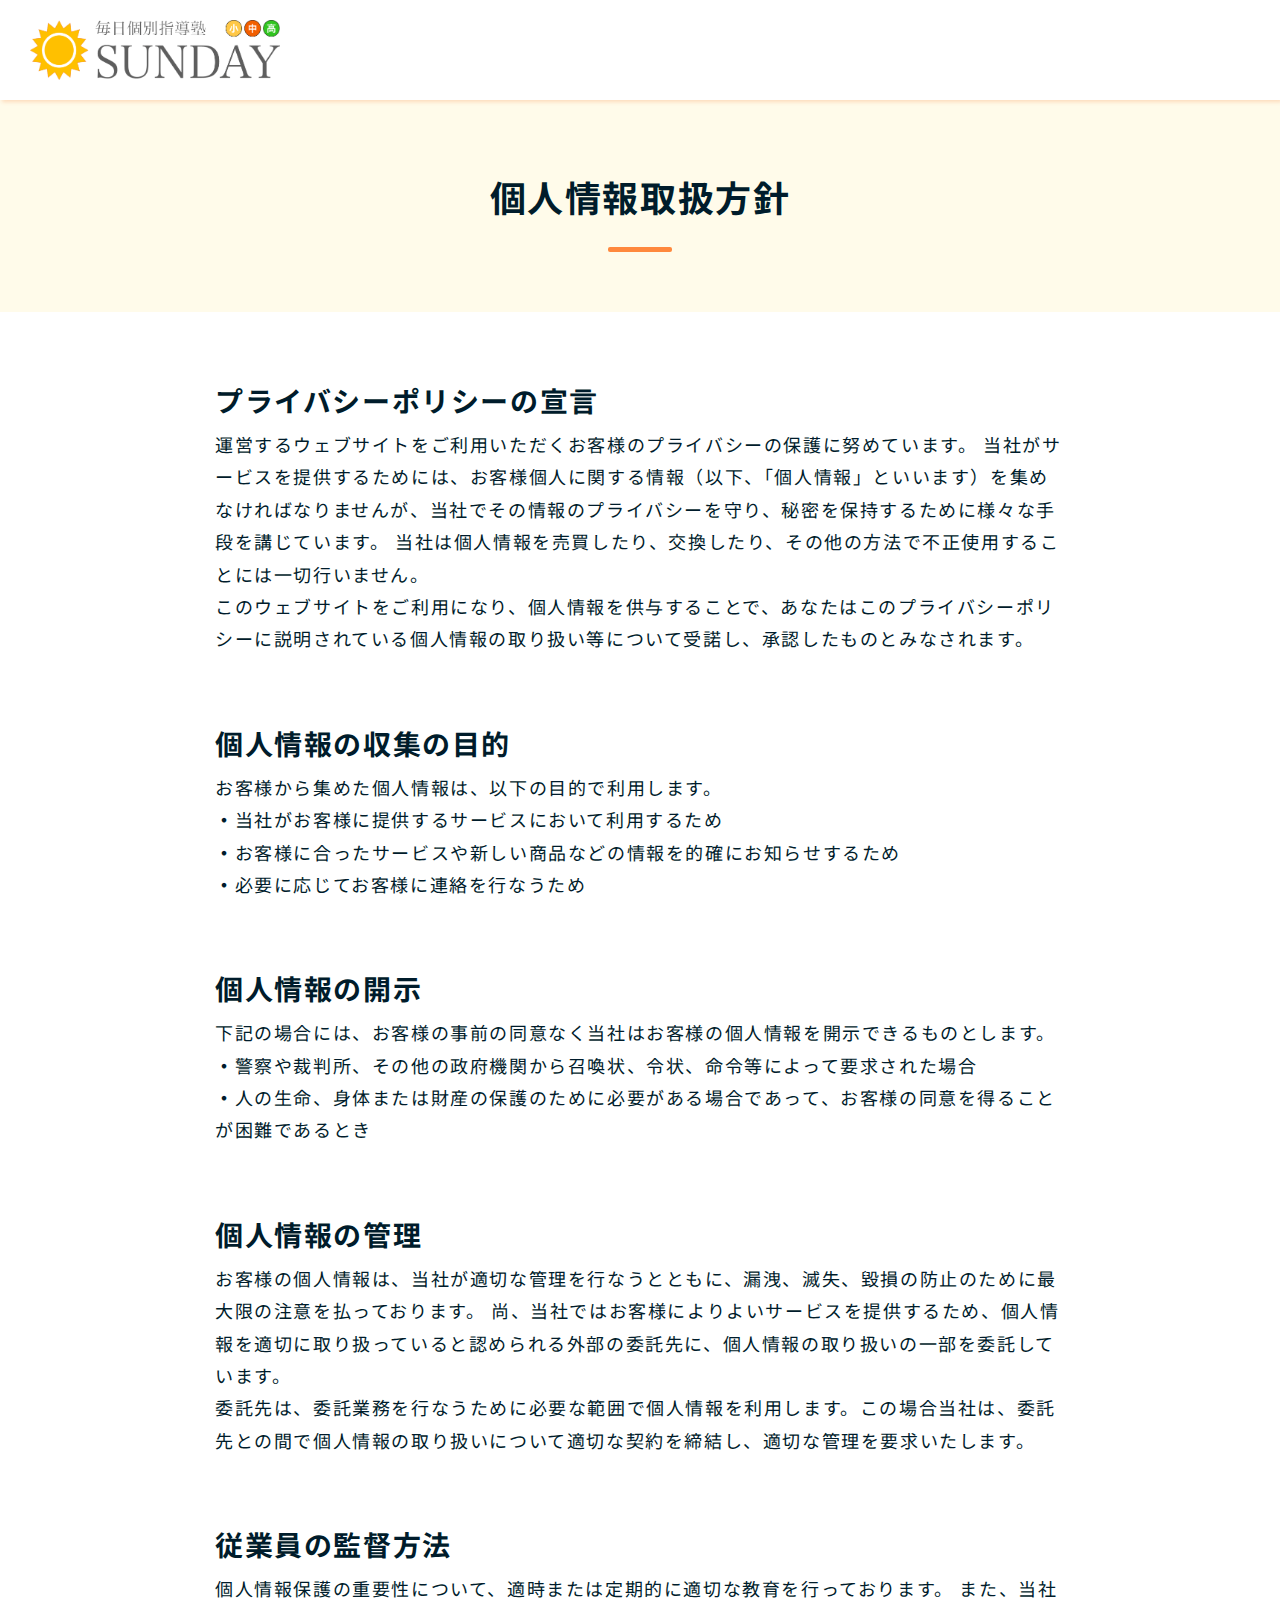
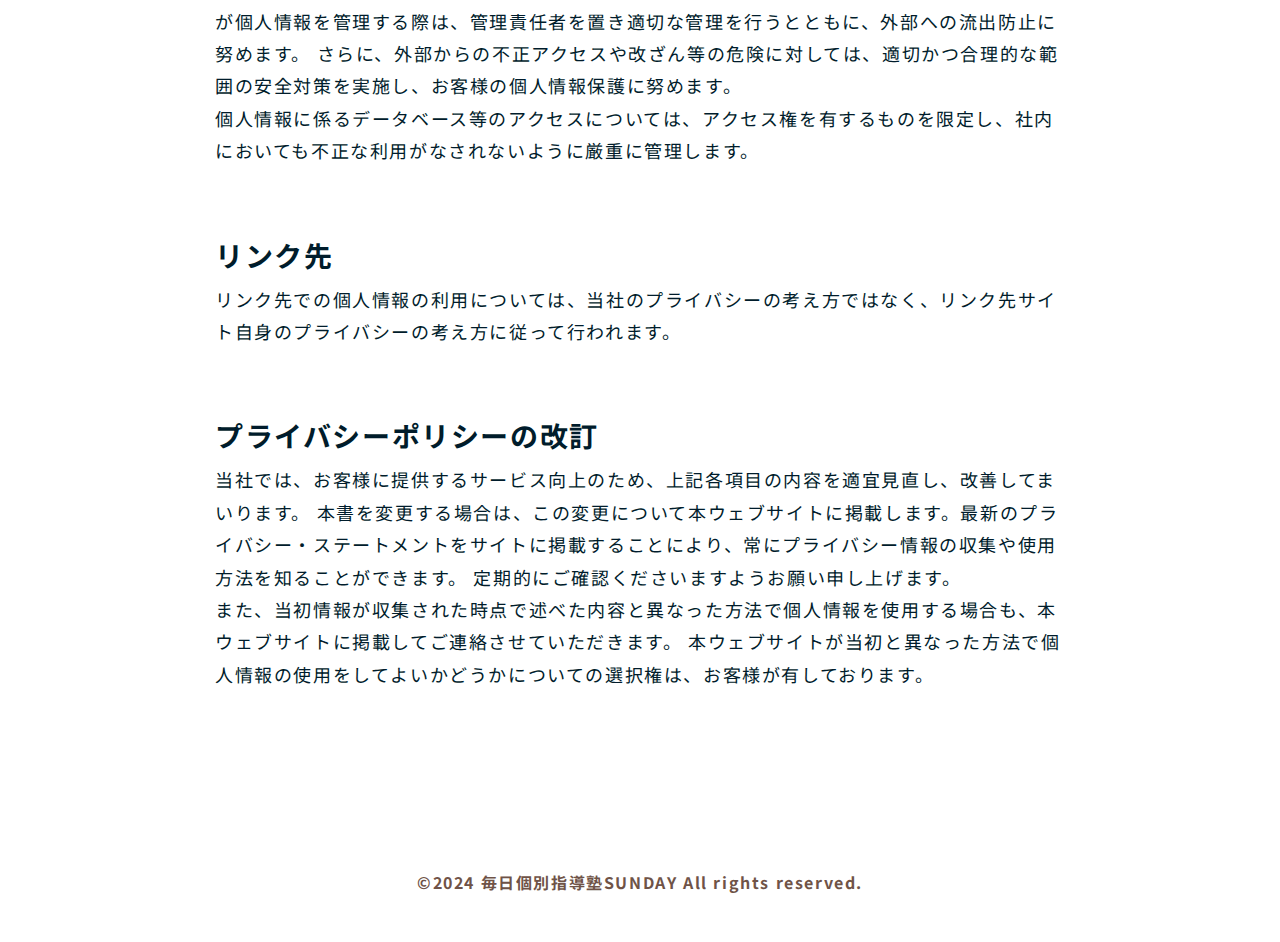
<file: policy.html>
<!DOCTYPE html>
<html lang="ja">
  <head>
    <meta charset="utf-8" />
    <meta name="viewport" content="width=device-width,initial-scale=1" />
    <title>毎日個別指導SUNDAY | 通い放題&低料金の個別指導塾</title>
    <meta
      name="description"
      content="SUNDAYでは、生徒のモチベーションを維持することを第一に、学習レベルに合わせて中学・高校・大学受験からテスト対策・復習まで完全サポート！。"/>
    <meta name="format-detection" content="telephone=no" />

    <!-- google fonts -->
    <link rel="preconnect" href="https://fonts.googleapis.com" />
    <link rel="preconnect" href="https://fonts.gstatic.com" crossorigin />
    <link
      href="https://fonts.googleapis.com/css2?family=Noto+Sans+JP:wght@400;700&display=swap"
      rel="stylesheet"/>
    
    <!-- css -->
    <link rel="stylesheet" href="./reset.css"/>
    <link rel="stylesheet" href="./style.css"/>
    
    <!-- CDN読み込み -->
    <script src="https://cdnjs.cloudflare.com/ajax/libs/gsap/3.10.4/gsap.min.js" defer></script>
    <script src="./main.js" defer></script>

<!-- favicon -->
  <link rel="apple-touch-icon" sizes="180x180" href="./apple-touch-icon.ico">
  <link rel="icon" type="image/png" sizes="32x32" href="./favicon-3232.ico">
  <link rel="icon" type="image/png" sizes="16x16" href="./favicon-1616.ico">
  <link rel="manifest" href="./favicon_io/site.webmanifest">

  <!-- swiper -->
  <link
  rel="stylesheet"
  href="https://cdn.jsdelivr.net/npm/swiper@11/swiper-bundle.min.css"
/>
<script src="https://cdn.jsdelivr.net/npm/swiper@11/swiper-bundle.min.js"></script>

<!--     ogp       -->
    <meta property="og:site_name" content="毎日個別指導SUNDAY | 通い放題&低料金の個別指導塾" />
    <meta property="og:url" content="https://sxuxki.github.io/sunday.lpver1.0.io/index.html" />
    <meta property="og:type" content="website" />
    <meta property="og:title" content="毎日個別指導SUNDAY | 通い放題&低料金の個別指導塾" />
    <meta property="og:description" content="SUNDAYでは、生徒のモチベーションを維持することを第一に、学習レベルに合わせて中学・高校・大学受験からテスト対策・復習まで完全サポート！" />
    <meta property="og:image" content="./kv.png" />
</head>
  
<!-- header -->
<header class="l_header">
  <div class="l_header__inner">
  <h1 class="l_header-logo">
    <a href="index.html">
      <img src="./logo_main01.png" alt="メインロゴ"></a>
  </h1>
  <!-- <a href="" class="dr_btn"><img src="./img/dr_btn.png" alt="資料請求"></a>
  <nav class="l_header-nav nav__font" id="js-nav">
    <ul class="l_header-nav_list">
      <li class="l_header-nav_item">
        <a href="" class="l_header-nav_link">トップ</a></li>
      <li class="l_header-nav_item">
        <a href="">こんなお悩みはありませんか</a></li>
      <li class="l_header-nav_item">
        <a href="">SUNDAYの指導は...</a></li>
      <li class="l_header-nav_item">
        <a href="">SUNDAYの5つのポイント</a></li>
      <li class="l_header-nav_item">
        <a href="">初めての方へ</a></li>
      <li class="l_header-nav_item">
        <a href="#flow">体験の流れ</a></li>
      <li class="l_header-nav_item">
        <a href="">お客様の声</a></li>
      <li class="l_header-nav_item">
        <a href="">教室一覧</a></li>
      <li class="l_header-nav_item">
        <a href="">よくあるご質問</a></li>
    </ul>
  </nav>
  <button class="m_hamburger hamburger" id="js-hamburger">
    <span class="m_hamburger-bar"></span>
    <span class="m_hamburger-bar"></span>
    <span class="m_hamburger-bar"></span>
</button> -->
</div>
</header>

<secton class="policy">
    <h1 class="policy-ttl">個人情報取扱方針</h1>
    <div class="policy-inner">
    <div class="policy-container">
      <h2 class="policy-sub_ttl">プライバシーポリシーの宣言</h2>
      <p class="policy-txt">運営するウェブサイトをご利用いただくお客様のプライバシーの保護に努めています。
        当社がサービスを提供するためには、お客様個人に関する情報（以下、「個人情報」といいます）を集めなければなりませんが、当社でその情報のプライバシーを守り、秘密を保持するために様々な手段を講じています。
        当社は個人情報を売買したり、交換したり、その他の方法で不正使用することには一切行いません。<br>
        このウェブサイトをご利用になり、個人情報を供与することで、あなたはこのプライバシーポリシーに説明されている個人情報の取り扱い等について受諾し、承認したものとみなされます。</p>
    </div>
    <div class="policy-container">
      <h2 class="policy-sub_ttl">個人情報の収集の目的</h2>
      <p class="policy-txt">お客様から集めた個人情報は、以下の目的で利用します。<br>
        <span class="dot-bold">・</span>当社がお客様に提供するサービスにおいて利用するため<br>
        <span class="dot-bold">・</span>お客様に合ったサービスや新しい商品などの情報を的確にお知らせするため<br>
        <span class="dot-bold">・</span>必要に応じてお客様に連絡を行なうため
      </p>
    </div>
    <div class="policy-container">
      <h2 class="policy-sub_ttl">個人情報の開示</h2>
      <p class="policy-txt">下記の場合には、お客様の事前の同意なく当社はお客様の個人情報を開示できるものとします。<br>
        <span class="dot-bold">・</span>警察や裁判所、その他の政府機関から召喚状、令状、命令等によって要求された場合<br>
        <span class="dot-bold">・</span>人の生命、身体または財産の保護のために必要がある場合であって、お客様の同意を得ることが困難であるとき
      </p>
    </div>
    <div class="policy-container">
      <h2 class="policy-sub_ttl">個人情報の管理</h2>
      <p class="policy-txt">お客様の個人情報は、当社が適切な管理を行なうとともに、漏洩、滅失、毀損の防止のために最大限の注意を払っております。
        尚、当社ではお客様によりよいサービスを提供するため、個人情報を適切に取り扱っていると認められる外部の委託先に、個人情報の取り扱いの一部を委託しています。<br>
        委託先は、委託業務を行なうために必要な範囲で個人情報を利用します。この場合当社は、委託先との間で個人情報の取り扱いについて適切な契約を締結し、適切な管理を要求いたします。</p>
    </div>
    <div class="policy-container">
      <h2 class="policy-sub_ttl">従業員の監督方法</h2>
      <p class="policy-txt">個人情報保護の重要性について、適時または定期的に適切な教育を行っております。
        また、当社が個人情報を管理する際は、管理責任者を置き適切な管理を行うとともに、外部への流出防止に努めます。
        さらに、外部からの不正アクセスや改ざん等の危険に対しては、適切かつ合理的な範囲の安全対策を実施し、お客様の個人情報保護に努めます。<br>
        個人情報に係るデータベース等のアクセスについては、アクセス権を有するものを限定し、社内においても不正な利用がなされないように厳重に管理します。
        </p>
    </div>
    <div class="policy-container">
      <h2 class="policy-sub_ttl">リンク先</h2>
      <p class="policy-txt">リンク先での個人情報の利用については、当社のプライバシーの考え方ではなく、リンク先サイト自身のプライバシーの考え方に従って行われます。</p>
    </div>
    <div class="policy-container">
      <h2 class="policy-sub_ttl">プライバシーポリシーの改訂</h2>
      <p class="policy-txt">当社では、お客様に提供するサービス向上のため、上記各項目の内容を適宜見直し、改善してまいります。
        本書を変更する場合は、この変更について本ウェブサイトに掲載します。最新のプライバシー・ステートメントをサイトに掲載することにより、常にプライバシー情報の収集や使用方法を知ることができます。
        定期的にご確認くださいますようお願い申し上げます。<br>
        また、当初情報が収集された時点で述べた内容と異なった方法で個人情報を使用する場合も、本ウェブサイトに掲載してご連絡させていただきます。
        本ウェブサイトが当初と異なった方法で個人情報の使用をしてよいかどうかについての選択権は、お客様が有しております。</p>
    </div>
  </div>
</secton>


<!-- footer -->
<footer class="l_footer">
    <p class="l_footer-copyright">&copy;2024 毎日個別指導塾SUNDAY All rights reserved.</p>
  </footer>
</body>
</html>
</file>
<file: style.css>
@charset "UTF-8";

:root {
  /* 色管理用の変数 */
  --black-color: #001c2b;
  --black-color01: #3b4045;
  --brown-color: #6f5347;
  --white-color: #ffffff;
  --gray-color: #e2e2e2;
  --primary-color: #fffbea;
  --yellow-color: #feec73;
  --yellow-color01: rgba(254, 236, 115, 0.7);
  --red-color: #f70000;
  --orange-color01: #f75f00;
  --orange-color02: #ff883d;
  --pink-color: #f57a78;
  --green-color: #1e9f30;
  --green-color02: #0b8762;
  --green-color03: #21503d;
  --blue-color: #0063f7;
  --blue-color01: #7fc9ed;
  --blue-color02: #0088eb;
}

:root {
  /* コンテンツ幅管理用の変数 */
  --content-width-sm: 800px;
  --content-width: 960px;
  --content-width-lg: 1024px;
}

:root {
  /* z-index管理用の変数 */
  --z-index-back: -1;
  --z-index-default: 1;
  --z-index-header: 100;
  --z-index-menu: 150;
  --z-index-modal: 200;
}

/* ---------- base ---------- */
body {
  color: var(--black-color);
  font-size: 16px;
  font-family: "Noto Sans JP", sans-serif;
  line-height: 2;
  letter-spacing: 0.1em;
}

.marker {
  background: linear-gradient(transparent 60%, #feec73 60%);
}
.orange-marker {
  background: linear-gradient(transparent 60%, var(--orange-color02) 60%);
}

.bold {
  font-weight: bold;
}

.hover:hover {
  opacity: 0.6;
  transition-duration: 0.3s;
}

.pc-br {
  display: none;
}

@media (max-width: 600px) {
  .pc-br {
    display: block;
  }
}

@media screen and (max-width: 1080px) {
  .sp-br {
    display: none;
  }
}

/* 調整用スタイル */
a {
  text-decoration: none;
}
ul,
li {
  list-style: none;
}

/* ---------- utility ---------- */
@media screen and (min-width: 375px) {
  .u_sm-dn {
    display: none;
  }
}

@media screen and (min-width: 1080px) {
  .u_lg-dn {
    display: none;
  }
}

/* ---------- layout ---------- */
.l_container-sm,
.l_container,
.l_container-lg {
  width: 100%;
  padding: 0 16px;
  margin: 0 auto;
}

.l_container-sm {
  max-width: calc(var(--content-width-sm) + 32px);
}

.l_container {
  max-width: calc(var(--content-width) + 32px);
}

.l_container-lg {
  max-width: calc(var(--content-width-lg) + 32px);
}

.l_contents {
  padding: 0;
}

/* ------ header ------ */
.l_header {
  height: 60px;
  width: 100%;
  background: var(--white-color);
  position: fixed;
  top: 0;
  left: 0;
  right: 0;
  z-index: 100;
  box-shadow: 2px 2px 4px rgba(247, 95, 0, 0.2);
}
@media screen and (min-width: 768px) {
  .l_header {
    height: 100px;
    width: 100%;
  }
}

.l_header__inner {
  padding: 0 0 0 16px;
  display: flex;
  align-items: center;
  justify-content: space-between;
  height: inherit;
  position: relative;
}
@media screen and (min-width: 1080px) {
  .l_header__inner {
    padding-left: 30px;
  }
}

.l_header-logo {
  width: 120px;
  display: flex;
  align-items: center;
}
@media screen and (min-width: 768px) {
  .l_header-logo {
    width: 250px;
  }
}

.header-ctc_wrapper {
  display: flex;
  margin: auto;
}
@media screen and (min-width: 1080px) {
  .header-ctc_wrapper {
    display: flex;
    margin: auto 60px;
    justify-content: center;
  }
}

.tel-btn01 {
  display: flex;
  margin: auto 12px;
  align-items: center;
}
@media screen and (min-width: 1080px) {
  .tel-btn01 {
    margin: auto 24px;
  }
}

.h-tel-btn {
  display: none;
}

@media screen and (min-width: 768px) {
  .h-tel-btn {
    display: flex;
    margin: 0 12px;
    align-items: center;
  }
}
@media screen and (min-width: 1080px) {
  .h-tel-btn {
    margin: 0 12px;
  }
}

.h-tel-btn_img {
  width: 60px;
  height: 60px;
  margin: auto;
}

.h-tel-detail {
  margin: -16px 0 0 12px;
  height: 59px;
}

.h-tel-number {
  color: var(--orange-color01);
  font-size: 20px;
  font-weight: bold;
}
@media screen and (min-width: 1080px) {
  .h-tel-number {
    color: var(--orange-color01);
    font-size: 24px;
    font-weight: bold;
    margin-top: -8px;
  }
}

.h-work-time {
  margin-top: -8px;
  font-size: 12px;
  font-weight: bold;
}

.dr_btn {
  width: 144px;
}
@media screen and (min-width: 768px) {
  .dr_btn {
    width: 200px;
    height: 54px;
    margin: auto;
  }
}

.l_header-nav {
  position: absolute;
  right: 0;
  left: 0;
  top: 0;
  width: 100%;
  height: 100vh;
  transform: translateX(100%);
  background-color: rgba(255, 255, 255, 0.97);
  transition: ease 0.4s;
  padding: 100px 20px 25px;
}

@media screen and (min-width: 1080px) {
  .l_header-nav {
    display: none;
  }
}

.l_header-nav_list {
  margin: auto 0;
}
@media screen and (min-width: 960px) {
  .l_header-nav_list {
    display: none;
  }
}

.l_header-nav_item {
  cursor: pointer;
  position: relative;
  height: 100%;
  display: flex;
  align-items: center;
}

.l_header-nav_item a {
  width: 100%;
  display: block;
  padding: 8px 0 8px 8px;
  border-bottom: 1px solid var(--black-color01);
}

.menu-arrow {
  position: relative;
  display: inline-block;
  padding: 0 0 0 16px;
  color: #000;
  vertical-align: middle;
  text-decoration: none;
  font-size: 15px;
}

.menu-arrow::before,
.menu-arrow::after {
  position: absolute;
  top: 0;
  bottom: 0;
  right: 12px;
  margin: auto;
  content: "";
  vertical-align: middle;
}

.l_header-nav_link::before {
  width: 20px;
  height: 20px;
  -webkit-border-radius: 50%;
  border-radius: 50%;
  background: var(--orange-color02);
}
.l_header-nav_link::after {
  right: 20px;
  width: 6px;
  height: 6px;
  border-top: 2px solid #fff;
  border-right: 2px solid #fff;
  -webkit-transform: rotate(45deg);
  transform: rotate(45deg);
}

@media screen and (min-width: 960px) {
  .l_header-nav_item a {
    color: var(--black-color);
    margin-bottom: 0;
    font-size: 18px;
    padding: 0 8px;
  }
}

.m_hamburger {
  width: 30px;
  height: 100%;
}
@media screen and (min-width: 768px) {
  .m_hamburger {
    display: none;
  }
}

.hamburger {
  /* background-color: var(--yellow-color01); */
  width: 60px;
  height: 60px;
  border-color: transparent;
  z-index: 9999;
  cursor: pointer;
}

.hamburger span {
  width: 50%;
  height: 3px;
  margin: auto;
  background-color: var(--orange-color02);
  position: relative;
  transition: ease 0.4s;
  display: block;
}

.hamburger span:nth-child(1) {
  top: 0;
}

.hamburger span:nth-child(2) {
  margin: 8px auto;
}

.hamburger span:nth-child(3) {
  top: 0;
}

/* ハンバーガーメニュークリック後のスタイル */
.l_header-nav.active {
  transform: translateX(0);
}

.hamburger.active span:nth-child(1) {
  top: 5px;
  transform: rotate(45deg);
  background: var(--orange-color02);
}

.hamburger.active span:nth-child(2) {
  opacity: 0;
}

.hamburger.active span:nth-child(3) {
  top: -15px;
  transform: rotate(-45deg);
  background: var(--orange-color02);
}

/* ------ footer ------- */
.l_footer-copyright {
  color: var(--brown-color);
  font-size: 11px;
  font-weight: bold;
  line-height: 1.5;
}
@media screen and (min-width: 768px) {
  .l_footer-copyright {
    font-size: 16px;
  }
}

.l_footer {
  padding: 0 0 24px;
  text-align: center;
}
@media screen and (min-width: 1080px) {
  .l_footer {
    padding: 0 16px 48px;
    text-align: center;
  }
}

/* ----mojure ------ */
.m_ttl_block {
  margin: 150px 0 64px;
  position: relative;
}
@media screen and (min-width: 1080px) {
  .m_ttl_block {
    margin: 150px 0 120px;
  }
}

.m_u-line::after {
  background: repeating-linear-gradient(
    -45deg,
    var(--blue-color03),
    var(--blue-color03) 2px,
    var(--blue-color02) 2px,
    var(--blue-color02) 4px
  );
  content: "";
  position: absolute;
  position: absolute;
  top: 100%;
  left: 50%;
  transform: translate(-50%, -50%);
  margin: 8px 0 0;
  width: 110px;
  height: 6px;
}

/* top_kv */
.top-kv_sp {
  margin: 60px 0 0;
}
@media screen and (min-width: 768px) {
  .top-kv_sp {
    display: none;
  }
}

.top-kv_pc {
  display: none;
}
@media screen and (min-width: 768px) {
  .top-kv_pc {
    display: block;
    width: 100%;
    margin: 80px auto 0;
  }
}

/* ------ キャンペーン ------ */
.compaign {
  padding: 36px 16px;
  text-align: center;
}
@media screen and (min-width: 1080px) {
  .compaign {
    margin: 80px auto;
    text-align: center;
    max-width: 850px;
  }
}

.compaign-inner {
  border: 2px solid var(--orange-color02);
  border-radius: 4px;
  background: var(--white-color);
}
@media screen and (min-width: 768px) {
  .compaign-inner {
    border: 4px solid var(--orange-color02);
  }
}

.compaign_container {
  margin-bottom: 48px;
}
@media screen and (min-width: 1080px) {
  .compaign_container {
    margin-bottom: 64px;
  }
}

.compaign-mc {
  font-size: 18px;
  font-weight: bold;
  color: var(--white-color);
  background: var(--orange-color02);
  padding: 4px 16px;
  display: inline-block;
  position: relative;
  height: 50px; /*リボンの高さ*/
  line-height: 48px; /*リボンの高さ*/
  text-align: center;
  padding: 0 16px; /*横の大きさ*/
  box-sizing: border-box;
  transform: translateY(-50%);
}
@media screen and (min-width: 768px) {
  .compaign-mc {
    font-size: 28px;
  }
}

.compaign-mc:before,
.compaign-mc:after {
  position: absolute;
  top: 0px;
  display: block;
  height: 48px;
  content: "";
  border: 25px solid var(--orange-color02);
}

.compaign-mc:before {
  left: -40px;
  border-left-width: 25px;
  border-left-color: transparent;
}

.compaign-mc:after {
  right: -40px;
  border-right-width: 25px;
  border-right-color: transparent;
}

.compaign-ttl {
  color: var(--brown-color);
  font-size: 22px;
  font-weight: bold;
}
@media screen and (min-width: 1080px) {
  .compaign-ttl {
    font-size: 28px;
  }
}

.normal-price {
  font-size: 18px;
  text-decoration: line-through;
  margin-top: -16px;
}
@media screen and (min-width: 1080px) {
  .normal-price {
    font-size: 24px;
  }
}

.descont-price {
  color: var(--orange-color01);
  font-size: 22px;
  font-weight: bold;
  margin-top: -16px;
}
@media screen and (min-width: 1080px) {
  .descont-price {
    color: var(--orange-color01);
    font-size: 32px;
    font-weight: bold;
  }
}

.expansion-txt {
  font-size: 30px;
}
@media screen and (min-width: 1080px) {
  .expansion-txt {
    font-size: 48px;
  }
}

/* ------キャンペーン内容------ */
.compaign-menu {
  border: 2px solid var(--brown-color);
  border-radius: 4px;
  margin: -24px 16px 48px;
}
@media screen and (min-width: 1080px) {
  .compaign-menu {
    border: 4px solid var(--brown-color);
    margin: 0 36px 48px;
  }
}

.compaign-menu_ttl {
  font-size: 20px;
  font-weight: bold;
  color: var(--brown-color);
  background: var(--white-color);
  padding: 0 8px;
  display: inline-block;
  position: relative;
  transform: translateY(-50%);
}
@media screen and (min-width: 1080px) {
  .compaign-menu_ttl {
    font-size: 28px;
  }
}

.compaign-menu_wrap {
  color: var(--white-color);
  font-size: 18px;
  font-weight: bold;
}

@media screen and (min-width: 1080px) {
  .compaign-menu_wrap {
    font-size: 26px;
  }
}

.hearing {
  background: var(--orange-color01);
  border-radius: 4px;
  padding: 4px 8px;
}
@media screen and (min-width: 1080px) {
  .hearing {
    padding: 4px 16px;
  }
}

.personal-coaching {
  background: var(--orange-color01);
  border-radius: 4px;
  padding: 4px 8px;
}
@media screen and (min-width: 1080px) {
  .personal-coaching {
    padding: 4px 16px;
  }
}

.proposal-plan_wrapper {
  margin-top: 8px;
}
@media screen and (min-width: 1080px) {
  .hearing {
    margin-top: 16px;
  }
}

.proposal-plan {
  background: var(--orange-color01);
  border-radius: 4px;
  padding: 4px 8px;
}
@media screen and (min-width: 1080px) {
  .proposal-plan {
    padding: 4px 16px;
  }
}

.compaign-menu_time_container {
  color: var(--brown-color);
  font-size: 20px;
  margin: 8px 0 24px;
}

/* ------ 限定キャンペーン ------ */
.limited-compaign_inner {
  margin: 36px auto 12px;
  text-align: center;
  font-size: 20px;
  font-weight: bold;
}
@media screen and (min-width: 1080px) {
  .limited-compaign_inner {
    font-size: 28px;
    margin: 120px auto 12px;
  }
}

.limited-compaign_accent {
  font-size: 30px;
  color: var(--white-color);
  background: var(--orange-color02);
  border-radius: 4px;
  padding: 4px 12px;
}
@media screen and (min-width: 1080px) {
  .limited-compaign_accent {
    font-size: 48px;
    padding: 8px 24px;
  }
}

.limited-compaign_container {
  margin: 0 auto;
  width: 327px;
  padding: 24px 0;
}
@media screen and (min-width: 1080px) {
  .limited-compaign_container {
    width: 500px;
    padding: 24px 0;
  }
}

.limited-compaign_img02 {
  margin: 24px 0;
}
@media screen and (min-width: 1080px) {
  .limited-compaign_img02 {
    margin: 36px 0;
  }
}

.compaign-attention {
  font-size: 12px;
  font-weight: normal;
  text-align: left;
  margin: 12px 12px 0;
  line-height: 1.5;
}
@media screen and (min-width: 1080px) {
  .compaign-attention {
    font-size: 18px;
  }
}

/* ----- お悩み ----- */
.wrong-section {
  background: #2c2828;
}

.wrong_ttl-container {
  position: relative;
}

.wrong_ttl {
  position: absolute;
  top: 70%;
  left: 0;
  transform: translate(5%, -50%);
  color: var(--white-color);
  font-weight: bold;
  font-size: 22px;
  text-align: center;
  padding: -20px 0 36px;
  line-height: 1.5;
}
@media screen and (min-width: 1080px) {
  .wrong_ttl {
    top: 50%;
    left: 50%;
    transform: translate(-50%, -50%);
    font-size: 33px;
    padding: 80px 0 60px;
  }
}

.wrong_accent {
  color: var(--orange-color02);
  font-size: 36px;
}
@media screen and (min-width: 1080px) {
  .wrong_accent {
    font-size: 52px;
  }
}

/* ------お悩みの内容------ */
.wrong-ditail_container {
  margin: 36px auto 0;
}

.wrong__item {
  background: var(--white-color);
  margin: 24px 16px;
  padding: 12px 8px;
  border-radius: 10px;
  display: flex;
}
@media screen and (min-width: 1080px) {
  .wrong__item {
    max-width: 850px;
    margin: 48px auto;
  }
}

.wrong__items_wrapper:last-child {
  padding-bottom: 10px;
}
@media screen and (min-width: 1080px) {
  .wrong__items_wrapper:last-child {
    padding-bottom: 120px;
  }
}

.wrong_check {
  width: 16px;
  height: 16px;
}
@media screen and (min-width: 1080px) {
  .wrong_check {
    width: 32px;
    height: 32px;
  }
}

.wrong_trouble {
  width: 25px;
  height: 25px;
}
@media screen and (min-width: 1080px) {
  .wrong_trouble {
    width: 32px;
    height: 32px;
  }
}

.wrong-ditail_txt {
  margin-left: 4px;
  font-weight: bold;
  line-height: 1.5;
}
@media screen and (min-width: 1080px) {
  .wrong-ditail_txt {
    font-size: 24px;
    margin: 0 12px 0 8px;
  }
}

.wrong-ditail_danger {
  color: var(--red-color);
}

.wrong-ditail_blue {
  color: var(--blue-color);
}

.wrong-leaving {
  color: var(--white-color);
  text-align: center;
  margin: 40px auto 20px;
  font-size: 18px;
  font-weight: bold;
}
@media screen and (min-width: 1080px) {
  .wrong-leaving {
    margin: 80px auto;
    font-size: 32px;
  }
}

.u-arrow_container {
  margin: 0 auto;
}
@media screen and (min-width: 1080px) {
  .u-arrow_container {
    margin: 80px auto;
  }
}

.u-arrow {
  width: 0px;
  height: 0px;
  border: 20px solid;
  border-color: var(--yellow-color) transparent transparent;
  margin: 0 auto;
}

.u-arrow_blue {
  width: 0px;
  height: 0px;
  border: 20px solid;
  border-color: var(--blue-color01) transparent transparent;
  margin: 16px auto -20px;
}

.problem-living {
  margin: 80px auto 36px;
}

.problem-living_container {
  display: flex;
  margin: 0 auto;
  justify-content: center;
  align-items: center;
}

.problem-question {
  width: 20px;
  height: 20px;
}
@media screen and (min-width: 1080px) {
  .problem-question {
    width: 40px;
    height: 40px;
  }
}

.problem-living_txt {
  color: var(--white-color);
  padding-left: 4px;
  font-weight: bold;
}
@media screen and (min-width: 1080px) {
  .problem-living_txt {
    font-size: 28px;
    padding-left: 8px;
  }
}

.mark-rorate {
  transform: rotateZ(10deg);
}

/* SUNDAYの強み */
.solution-sunday {
  background: var(--yellow-color);
}

.solution-sunday_container {
  color: var(--brown-color);
  font-size: 18px;
  font-weight: bold;
  text-align: center;
  padding: 36px 16px;
}
@media screen and (min-width: 1080px) {
  .solution-sunday_container {
    font-size: 28px;
    padding: 80px 16px;
  }
}

.solution-sunday_accent {
  color: var(--white-color);
  background: var(--orange-color01);
  padding: 4px 8px;
}

/* こんな場合  */
.ploblem-wrapper {
  background: var(--orange-color02);
}

.ploblem-all_img {
  margin: 0 auto;
}
@media screen and (min-width: 1080px) {
  .ploblem-all_img {
    padding: 36px 0 48px;
    width: 850px;
    margin: 0 auto;
  }
}

.sunday-com {
  font-size: 22px;
  font-weight: bold;
  text-align: center;
  margin: 36px auto;
}
@media screen and (min-width: 1080px) {
  .sunday-com {
    font-size: 28px;
    margin: 64px auto;
  }
}

.sunday-mov {
  margin: 0 auto;
  text-align: center;
}

/* SUNDAYの指導は */
.sunday-coaching_section {
  margin: 80px 0;
  background: var(--primary-color);
}

.sunday-result_wrapper {
  padding: 36px 16px;
}
@media screen and (min-width: 1080px) {
  .sunday-result_wrapper {
    padding: 80px 16px;
  }
}
.sunday-result_txt {
  font-size: 24px;
  font-weight: bold;
  text-align: center;
}
@media screen and (min-width: 1080px) {
  .sunday-result_txt {
    font-size: 32px;
  }
}

.sunday-result_txt2 {
  font-size: 20px;
  font-weight: bold;
  text-align: center;
  line-height: 1.8;
}

.sunday-result_img {
  margin: 48px 0;
}
@media screen and (min-width: 1080px) {
  .sunday-result_img {
    margin: 48px auto;
    width: 850px;
  }
}

@media screen and (min-width: 1080px) {
  .coaching-sp {
    display: none;
  }
}

.coaching-pc {
  display: none;
}
@media screen and (min-width: 1080px) {
  .coaching-pc {
    display: block;
  }
}


.sunday-result_manifest {
  color: var(--orange-color01);
  font-size: 24px;
}
@media screen and (min-width: 1080px) {
  .sunday-result_manifest {
    font-size: 48px;
  }
}

/* appeal_cta */
.appeal_cta {
  background-image: linear-gradient(90deg, rgba(251, 253, 191, 0.58), rgba(255, 233, 207, 0.58));
}

.appeal-inner {
  padding: 16px 0 0;
}
@media screen and (min-width: 1080px) {
  .appeal-inner {
    padding: 36px 0;
  }
}

.appeal-pop {
  width: 275px;
  margin: 8px auto 0;
}

.appeal_txt {
  font-size: 24px;
  font-weight: bold;
  text-align: center;
  line-height: 1.5;
  margin-bottom: 8px;
}
@media screen and (min-width: 1080px) {
  .appeal_txt {
    font-size: 32px;
  }
}

.appeal_accent {
  color: var(--orange-color02);
  font-size: 44px;
}
@media screen and (min-width: 1080px) {
  .appeal_accent {
    font-size: 56px;
  }
}


/* child-change */
.before-after {
  background-image: linear-gradient(
      0deg,
      transparent calc(100% - 1px),
      #f0f0f0 calc(100% - 1px)
    ),
    linear-gradient(
      90deg,
      transparent calc(100% - 1px),
      #f0f0f0 calc(100% - 1px)
    );
  background-size: 16px 16px;
  background-repeat: repeat;
  background-position: center center;
}

.bap {
  padding: 20px;
}

.ba-u_balloon {
  position: relative;
  width: 200px;
  height: 38px;
  background: #e65a5a;
  padding: 4px;
  text-align: center;
  border: 1px solid #6f5347;
  color: #ffffff;
  font-size: 14px;
  font-weight: bold;
  margin: 48px auto 12px;
}
@media screen and (min-width: 1080px) {
  .ba-u_balloon {
    position: relative;
    width: 250px;
    height: 60px;
    padding: 8px;
    border: 2px solid #6f5347;
    font-size: 20px;
    margin: 80px auto 16px;
  }
}

.ba-u_balloon:after,
.ba-u_balloon:before {
  border: solid transparent;
  content: "";
  height: 0;
  width: 0;
  pointer-events: none;
  position: absolute;
  top: 100%;
  left: 50%;
}
.ba-u_balloon:after {
  border-color: rgba(230, 90, 90, 0);
  border-top-width: 10px;
  border-bottom-width: 10px;
  border-left-width: 10px;
  border-right-width: 10px;
  margin-left: -10px;
  border-top-color: #e65a5a;
}
.ba-u_balloon:before {
  border-color: rgba(111, 83, 71, 0);
  border-top-width: 11px;
  border-bottom-width: 11px;
  border-left-width: 11px;
  border-right-width: 11px;
  margin-left: -11px;
  margin-top: 1px;
  border-top-color: #6f5347;
}

.ba-ttl {
  font-size: 20px;
  font-weight: bold;
  text-align: center;
}
@media screen and (min-width: 1080px) {
  .ba-ttl {
    font-size: 28px;
  }
}

.ba-ttl_accent {
  font-size: 28px;
}

.ba-img01 {
  margin-top: 68px;
}
@media screen and (min-width: 1080px) {
  .ba-img01 {
    margin: 80px auto;
    max-width: 850px;
  }
}

.ba-img02 {
  margin: 40px auto;
}
@media screen and (min-width: 1080px) {
  .ba-img02 {
    margin: 68px auto;
    max-width: 850px;
  }
}

.ba-img03 {
  margin-bottom: 80px;
}
@media screen and (min-width: 1080px) {
  .ba-img03 {
    margin: 80px auto 120px;
    max-width: 850px;
  }
}

.child-change_other:before {
  content: "";
  position: absolute;
  top: -40px;
  left: 50%;
  transform: translateX(-50%);
  width: 2px;
  height: 30px;
  background-color: var(--orange-color01);
}
@media screen and (min-width: 1080px) {
  .child-change_other:before {
    content: "";
    position: absolute;
    top: -60px;
    left: 50%;
    transform: translateX(-50%);
    width: 4px;
    height: 50px;
    background-color: var(--orange-color01);
  }
}

.child-change_other {
  margin-top: 60px;
  position: relative;
  font-size: 18px;
  font-weight: bold;
  text-align: center;
}
@media screen and (min-width: 1080px) {
  .child-change_other {
    margin-top: 160px;
    position: relative;
    font-size: 28px;
    font-weight: bold;
    text-align: center;
  }
}

/* result-case */
.result-case {
  margin: 36px 24px;
  display: flex;
  flex-wrap: wrap;
  position: relative;
  gap: 12px;
}
@media screen and (min-width: 1080px) {
  .result-case {
    margin: 80px auto;
    max-width: 700px;
    justify-content: space-between;
  }
}

.result-case_wrapper {
  width: 155px;
  border: 2px solid var(--orange-color01);
  border-radius: 6px;
  padding: 16px 4px 0;
  display: inline-block;
}
@media screen and (min-width: 1080px) {
  .result-case_wrapper {
    width: 310px;
    border: 3px solid var(--orange-color01);
    border-radius: 6px;
    padding: 16px 4px 0;
    display: inline-block;
  }
}

.result-case_item {
  text-align: center;
}

.result-case_ttl {
  color: var(--brown-color);
  font-size: 14px;
  font-weight: bold;
  text-align: center;
  background: var(--primary-color);
  padding: 0 4px;
  border: 1px solid var(--brown-color);
  border-radius: 4px;
  margin: 0 20px;
}
@media screen and (min-width: 1080px) {
  .result-case_ttl {
    font-size: 24px;
    margin: 0 36px;
  }
}

.result-item_txt {
  color: var(--orange-color01);
  font-weight: bold;
  text-align: center;
}
@media screen and (min-width: 1080px) {
  .result-item_txt {
    font-size: 24px;
  }
}

.result_txt-accent {
  color: var(--orange-color01);
  font-weight: bold;
  font-size: 42px;
}
@media screen and (min-width: 1080px) {
  .result_txt-accent {
    font-size: 62px;
  }
}

.result-ditail_txt {
  display: flex;
  margin: 0 auto;
}

.result-item_body {
  display: flex;
}
@media screen and (min-width: 1080px) {
  .result-item_body {
    margin-top: 16px;
  }
}

.up-arrow_img {
  width: 24px;
}
@media screen and (min-width: 1080px) {
  .up-arrow_img {
    width: 36px;
  }
}

.result-case_annotation {
  font-size: 14px;
  text-align: right;
  margin-right: 16px;
}
@media screen and (min-width: 1080px) {
  .result-case_annotation {
    font-size: 20px;
    text-align: right;
    margin-top: -36px;
    margin-right: 80px;
  }
}

.line_comments-container {
  margin: 12px 0 36px;
  padding: 0 18px;
}
@media screen and (min-width: 1080px) {
  .line_comments-container {
    display: flex;
    flex-wrap: wrap;
    margin: 80px auto;
    width: 850px;
  }
}

.line-comments_txt {
  color: var(--brown-color);
  font-size: 20px;
  font-weight: bold;
  text-align: center;
  margin-top: 24px;
}

.line-comments {
  padding-bottom: 8px;
}
@media screen and (min-width: 1080px) {
  .line-comments {
    padding-bottom: 24px;
    width: 400px;
  }
}

.swiper-inner {
  padding: 0 16px;
}

.promotion-ttl {
  background: var(--brown-color);
  box-shadow: 0 0 0 10px var(--brown-color);
  color: var(--white-color);
  font-weight: bold;
  font-size: 18px;
  text-align: center;
  margin: 68px 0 20px;
  padding: 0.5em 1em;
}
@media screen and (min-width: 1080px) {
  .promotion-ttl {
    font-size: 36px;
    margin: 68px 0 40px;
  }
}

.promoion-accent {
  font-size: 24px;
  color: #FFEFAF;
  border-bottom: 3px solid #FFEFAF;
}
@media screen and (min-width: 1080px) {
  .promoion-accent {
    font-size: 48px;
    border-bottom: 5px solid #FFEFAF;
  }
}

/*  maximum effect  */
.maximum-effect_ttl {
  font-weight: bold;
  font-size: 20px;
  text-align: center;
  position: relative;
  margin-bottom: 48px;
}
@media screen and (min-width: 1080px) {
  .maximum-effect_ttl {
    font-size: 28px;
    margin-bottom: 80px;
  }
}

.maximum-effect_ttl:before {
  content: "";
  position: absolute;
  bottom: -15px;
  display: inline-block;
  width: 64px;
  height: 5px;
  left: 50%;
  -webkit-transform: translateX(-50%);
  transform: translateX(-50%);
  background-color: var(--red-color);
  border-radius: 2px;
}

.maximum-effect_ttl_dot {
  color: var(--orange-color01);
  font-size: 24px;
  display: inline-block;
  position: relative;
}
@media screen and (min-width: 1080px) {
  .maximum-effect_ttl_dot {
    font-size: 38px;
  }
}

.maximum-effect_ttl_dot::before {
  position: absolute;
  top: -0.8em;
  left: 50%;
  transform: translate(-50%, 0);
  color: var(--orange-color01);
  font-size: 1em;
  content: "・";
}

.maximum-effect_txt_box {
  border: 2px solid var(--orange-color01);
  border-radius: 4px;
  margin: 48px 16px 24px;
  padding: 12px;
}
@media screen and (min-width: 1080px) {
  .maximum-effect_txt_box {
    max-width: 850px;
    margin: 0 auto;
    padding: 24px;
  }
}

.maximum-effect_txt {
  line-height: 1.8;
}
@media screen and (min-width: 1080px) {
  .maximum-effect_txt {
    font-size: 20px;
  }
}

.under-line {
  border-bottom: 3px solid var(--orange-color02);
}

.maximum-effect_current {
  margin: 8px 16px;
  line-height: 1.5;
}
@media screen and (min-width: 1080px) {
  .maximum-effect_current {
    font-size: 20px;
    max-width: 850px;
    margin: 36px auto;
  }
}

.orange-accent {
  color: var(--orange-color01);
  font-weight: bold;
}

.u-arrow_orange {
  width: 0px;
  height: 0px;
  border: 20px solid;
  border-color: var(--orange-color01) transparent transparent;
  margin: 0 auto;
}

.maximum-effent_detail {
  font-size: 18px;
  text-align: center;
  margin: 0 16px;
  line-height: 1.8;
}
@media screen and (min-width: 1080px) {
  .maximum-effent_detail {
    font-size: 28px;
    text-align: center;
    margin: 0 auto;
  }
}

.maximum-effect_accent {
  font-size: 28px;
  font-weight: bold;
  color: var(--orange-color01);
}
@media screen and (min-width: 1080px) {
  .maximum-effect_accent {
    font-size: 42px;
  }
}

.startdash-compaign {
  margin: 48px 16px;
}
@media screen and (min-width: 1080px) {
  .startdash-compaign {
    margin: 80px auto;
  }
}

.startdash-txt {
  font-size: 24px;
  font-weight: bold;
  text-align: center;
}
@media screen and (min-width: 1080px) {
  .startdash-txt {
    font-size: 36px;
  }
}

.learning_management {
  background: var(--orange-color01);
  padding: 4px 8px;
  border-radius: 4px;
}

.test_control {
  background: var(--orange-color01);
  padding: 4px 8px;
  border-radius: 4px;
}

.startdash_ditail {
  margin-top: 36px;
  text-align: center;
}
@media screen and (min-width: 1080px) {
  .startdash_ditail {
    margin-top: 60px;
    text-align: center;
  }
}

.startdash-compaign_img {
  width: 200px;
  margin-bottom: 24px;
}
@media screen and (min-width: 1080px) {
  .startdash-compaign_img {
    width: 400px;
  }
}

.startdash-compaign_txt_time {
  color: var(--orange-color01);
  font-weight: bold;
  font-size: 24px;
}
@media screen and (min-width: 1080px) {
  .startdash-compaign_txt_time {
    font-size: 36px;
  }
}

.startdash-compaign_accent {
  color: var(--white-color);
  background: var(--orange-color01);
  border-radius: 4px;
  padding: 4px 8px;
}
@media screen and (min-width: 1080px) {
  .startdash-compaign_accent {
    border-radius: 4px;
    font-size: 48px;
    padding: 8px 16px;
  }
}

.startdash-disc {
  margin: 0 16px;
}
@media screen and (min-width: 1080px) {
  .startdash-disc {
    margin: 48px auto;
  }
}

@media screen and (min-width: 1080px) {
  .startdash-disc_txt {
    font-size: 28px;
    text-align: center;
  }
}

.startdash-disc_wrap {
  color: var(--white-color);
  font-weight: bold;
  font-size: 20px;
  margin: 24px auto;
  text-align: center;
}
@media screen and (min-width: 1080px) {
  .startdash-disc_wrap {
    font-size: 26px;
    padding: 8px 16px;
  }
}

.startdash-disc__accent {
  color: var(--orange-color01);
  font-weight: bold;
  font-size: 22px;
}
@media screen and (min-width: 1080px) {
  .startdash-disc__accent {
    font-size: 36px;
  }
}

/* easy-point */
.easy-point {
  margin: 48px 0;
}
@media screen and (min-width: 1080px) {
  .easy-point {
    margin: 80px 0;
  }
}

.easy-point_wrapper {
  margin-bottom: 36px;
}
@media screen and (min-width: 1080px) {
  easy-point_wrapper {
    margin-bottom: 60px;
  }
}

.easy-point_img {
  width: 140px;
  position: relative;
  top: 23px;
  left: 32%;
}
@media screen and (min-width: 1080px) {
  .easy-point_img {
    width: 250px;
    position: relative;
    left: 42%;
  }
}
.easy-point_ttl {
  background: var(--orange-color02);
  color: var(--white-color);
  font-weight: bold;
  font-size: 22px;
  text-align: center;
  padding: 32px 0 24px;
  line-height: 1.5;
}
@media screen and (min-width: 1080px) {
  .easy-point_ttl {
    font-size: 48px;
  }
}

.easy-point_container {
  margin: 0 16px 40px;
}
@media screen and (min-width: 1080px) {
  .easy-point_container {
    max-width: 850px;
    margin: 0 auto;
  }
}

.easy-point_count {
  background: var(--brown-color);
  border-radius: 4px;
  color: var(--white-color);
  font-size: 20px;
  font-weight: bold;
  padding: 4px 12px;
}
@media screen and (min-width: 1080px) {
  .easy-point_count {
    font-size: 28px;
  }
}

.easy-point_subttl {
  color: var(--orange-color01);
  font-size: 20px;
  font-weight: bold;
  margin: 12px 0 24px;
  line-height: 1.5;
}
@media screen and (min-width: 1080px) {
  .easy-point_subttl {
    font-size: 28px;
  }
}

.green-txt {
  color: var(--orange-color01);
}

.easy-point_txt {
  line-height: 1.5;
}
@media screen and (min-width: 1080px) {
  .easy-point_txt {
    font-size: 20px;
  }
}

/* feature */
.feature-section {
  margin: 48px 0;
}
@media screen and (min-width: 1080px) {
  .feature-section {
    margin: 120px auto;
  }
}

.feature-ttl {
  text-align: center;
}

.rate-img {
  width: 150px;
  position: relative;
  top: 25px;
  left: 30%;
}
@media screen and (min-width: 1080px) {
  .rate-img {
    width: 250px;
    top: 35px;
    left: 43%;
  }
}

.rate-ttl_txt {
  background: var(--yellow-color);
  font-weight: bold;
  font-size: 22px;
  padding:  24px 0 14px;
}
@media screen and (min-width: 1080px) {
  .rate-ttl_txt {
    font-size: 44px;
  }
}

.feature-container {
  margin-bottom: 68px;
}

.feature-wrapper {
  margin: 68px 16px;
}
@media screen and (min-width: 1080px) {
  .feature-container {
    margin: 80px auto;
    max-width: 800px;
  }
}

.feature-container {
  box-shadow: 0 0 8px var(--gray-color);
}

.feature-ribon {
  display: inline-block;
  position: relative;
  height: 40px;
  line-height: 40px;
  text-align: center;
  padding: 0 40px 0 24px;
  font-size: 18px;
  font-weight: bold;
  background: var(--brown-color);
  color: #fff;
  box-sizing: border-box;
  transform: translateY(-50%);
}

.feature-ribon:after {
  position: absolute;
  content: "";
  width: 0px;
  height: 0px;
  z-index: 1;
}

.feature-ribon:after {
  top: 0;
  right: 0;
  border-width: 20px 20px 20px 0px;
  border-color: transparent #fff transparent transparent;
  border-style: solid;
}

.feature-subttl {
  color: var(--orange-color01);
  font-weight: bold;
  font-size: 20px;
  margin: 16px 20px 24px 20px;
  line-height: 1.5;
}

@media screen and (min-width: 1080px) {
  .feature-subttl {
    font-size: 28px;
  }
}

.feature-img {
  width: 333px;
  display: flex;
  margin: 0 auto;
}
@media screen and (min-width: 1080px) {
  .feature-img {
    width: 700px;
  }
}

.feature-txt {
  color: var(--brown-color);
  padding: 24px 16px 48px;
  line-height: 1.5;
}
@media screen and (min-width: 1080px) {
  .feature-txt {
    font-size: 20px;
    padding: 36px 24px 60px;
  }
}
/* student-yes */
.student-yes_inner {
  padding: 24px 16px;
}
@media screen and (min-width: 1080px) {
  .student-yes_inner {
    width: 850px;
    margin: 0 auto;
  }
}

.student-yes_ttl {
  font-size: 22px;
  font-weight: bold;
  text-align: center;
  line-height: 1.5;
}
@media screen and (min-width: 1080px) {
  .student-yes_ttl {
    font-size: 24px;
  }
}

.student-yes_big {
  font-size: 32px;
}
@media screen and (min-width: 1080px) {
  .student-yes_big {
    font-size: 42px;
  }
}

.student-yes_accent {
  background: var(--orange-color02);
  color: var(--white-color);
  padding: 0 2px;
  margin-right: 2px;
}

.student-yes_container {
  margin: 24px auto;
}
@media screen and (min-width: 1080px) {
  .student-yes_container {
    display: flex;
    flex-wrap: wrap;
    gap: 10px;
    margin: 36px auto;
  }
}

.student-yes_item {
  background: var(--primary-color);
  border: 2px solid var(--brown-color);
  border-radius: 8px;
  line-height: 1.5;
  margin-top: 18px;
}
@media screen and (min-width: 1080px) {
  .student-yes_item {
    max-width: 400px;
    margin-top: 0;
  }
}

.student-yes_img {
  width: 90px;
  margin: 16px auto 0;
}
@media screen and (min-width: 1080px) {
  .student-yes_img {
    width: 100px;
    height: 136px;
    margin: 24px auto;
  }
}

.student-yes_item__ttl {
  color: var(--brown-color);
  font-size: 20px;
  font-weight: bold;
  text-align: center;
}
@media screen and (min-width: 1080px) {
  .student-yes_item__ttl {
    font-size: 26px;
  }
}

.student-yes_txt {
  padding: 20px;
  font-size: 14px;
}
@media screen and (min-width: 1080px) {
  .student-yes_txt {
    font-size: 18px;
  }
}

.orange01 {
  color: var(--orange-color01);
  font-weight: bold;
}

/* point-other */
.point-other {
  border: 2px solid var(--orange-color02);
  border-radius: 8px;
  margin: 36px 16px 20px;
  position: relative;
  line-height: 1.5;
}
@media screen and (min-width: 1080px) {
  .point-other {
    margin: 60px auto;
    width: 850px;
  }
}

.point-other_pop {
  width: 275px;
  position: absolute;
  top: -12%;
  left: 14%;
  transform: translate(-5%, 50%);
}
@media screen and (min-width: 1080px) {
  .point-other_pop {
    left: 18%;
    transform: translate(45%, 50%);
  }
}

.point-other_txt {
  margin: 48px 16px 8px;
  font-size: 20px;
  text-align: center;
}
@media screen and (min-width: 1080px) {
  .point-other_txt {
    font-size: 28px;
  }
}

.point-other_img {
  width: 260px;
  text-align: center;
  margin: 20px auto;
}
@media screen and (min-width: 1080px) {
  .point-other_img {
    margin: 36px auto;
    width: 320px;
  }
}

.point-other_detail {
  font-size: 20px;
  padding: 0 8px 20px;
  text-align: center;
}
@media screen and (min-width: 1080px) {
  .point-other_detail {
    font-size: 26px;
  }
}

/* student-no */
.student-no {
  background: #9f9e9e;
  margin: 24px 0 0;
}

.student-no_inner {
  padding: 36px 16px;
  line-height: 1.5;
}
@media screen and (min-width: 1080px) {
  .student-no_inner {
    width: 850px;
    margin: 0 auto;
  }
}

.student-no_ttl {
  color: var(--white-color);
  font-size: 22px;
  font-weight: bold;
  text-align: center;
}
@media screen and (min-width: 1080px) {
  .student-no_ttl {
    font-size: 26px;
  }
}

.student-no_accent {
  font-size: 30px;
}
@media screen and (min-width: 1080px) {
  .student-no_accent {
    font-size: 38px;
  }
}

.student-no_container {
  margin: 42px 0;
}
@media screen and (min-width: 1080px) {
  .student-no_container {
    width: 650px;
    margin: 48px auto;
  }
}

.student-no_item {
  background: var(--white-color);
  border: 3px solid #686868;
  border-radius: 8px;
  position: relative;
}

.circle_number {
  position: absolute;
  top: -16%;
  left: 43%;
  font-weight: bold;
  width: 50px;
  height: 50px;
  padding-top: 8px;
  border: 3px solid #686868;
  color: #686868;
  font-size: 18px;
  border-radius: 50%;
  background: var(--gray-color);
  text-align: center;
  box-sizing: border-box;
}
@media screen and (min-width: 1080px) {
  .circle_number {
    top: -13%;
    left: 48%;
  }
}

.student-no_txt {
  text-align: center;
  padding: 40px 20px;
}
@media screen and (min-width: 1080px) {
  .student-no_txt {
    font-size: 24px;
  }
}

.student-no_img {
  position: absolute;
  bottom: -10px;
  right: -20px;
  opacity: 0.3;
  width: 120px;
}
@media screen and (min-width: 1080px) {
  .student-no_img {
    width: 180px;
  }
}


/* first-offer */
.first-offer_headtxt {
  background: var(--yellow-color);
  font-size: 20px;
  font-weight: bold;
  text-align: center;
  margin-bottom: 24px;
  padding: 24px 0;
  line-height: 1.5;
}
@media screen and (min-width: 1080px) {
  .first-offer_headtxt {
    font-size: 36px;
    padding: 36px;
    margin-bottom: 48px;
  }
}

.first-offer_txt {
  font-size: 18px;
  font-weight: bold;
  padding: 0 20px;
  text-align: center;
}
@media screen and (min-width: 1080px) {
  .first-offer_txt {
    font-size: 24px;
  }
}

.first-offer_accent {
  color: var(--orange-color01);
}

.under-balloon_arrow {
  position: relative;
  padding: 0.5rem 0;
  margin: 0 20px 20px;
  border-bottom: 4px solid;
  color: var(--orange-color01);
  font-weight: bold;
  font-size: 26px;
  padding: 24px;
}
@media screen and (min-width: 1080px) {
  .under-balloon_arrow {
    max-width: 500px;
    margin: 0 auto;
  }
}

.under-balloon_arrow:before,
.under-balloon_arrow:after {
  position: absolute;
  top: 100%;
  left: 50%;
  content: "";
  height: 0;
  width: 0;
}

.under-balloon_arrow:before {
  border: 16px solid;
  border-color: transparent;
  border-top-color: var(--orange-color01);
  margin-left: -16px;
}

.under-balloon_arrow:after {
  border: 10px solid;
  border-color: transparent;
  border-top-color: white;
  margin-left: -10px;
}

.first-offer_img {
  margin-top: 40px;
}

.first-offer-block {
  background: var(--yellow-color01);
}

.hukidasi-img {
  margin: 0 auto;
  padding: 24px 16px;
}
@media screen and (min-width: 1080px) {
  .hukidasi-img {
    width: 850px;
    padding: 80px 0;
  }
}

.first-trial_txt {
  color: var(--brown-color);
  font-weight: bold;
  text-align: center;
  padding: 0 0 24px;
}
@media screen and (min-width: 1080px) {
  .first-trial_txt {
    font-size: 28px;
  }
}

.fd-accent {
  color: var(--orange-color01);
  font-size: 18px;
}
@media screen and (min-width: 1080px) {
  .fd-accent {
    font-size: 32px;
  }
}

.fd-banner {
  background: var(--orange-color01);
  border-radius: 4px;
  color: var(--white-color);
  font-size: 24px;
  padding: 4px 12px;
}
@media screen and (min-width: 1080px) {
  .fd-banner {
    font-size: 36px;
  }
}

.first-time_comment {
  border: 2px solid var(--brown-color);
  border-radius: 2px;
  background: var(--white-color);
  margin: 36px 20px 48px;
  position: relative;
}
@media screen and (min-width: 1080px) {
  .first-time_comment {
    max-width: 850px;
    border: 4px solid var(--brown-color);
    margin: 68px auto;
  }
}

.first-time_img {
  width: 40px;
  position: absolute;
  transform: translateY(-50%);
  left: 16px;
}
@media screen and (min-width: 1080px) {
  .first-time_img {
    max-width: 60px;
  }
}

.first-time_txt {
  padding: 24px 12px;
}
@media screen and (min-width: 1080px) {
  .first-time_offfer_txt {
    font-size: 28px;
  }
}

.free-ticket {
  padding: 0 16px;
}

@media screen and (min-width: 1080px) {
  .free-ticket {
    max-width: 850px;
    margin: 0 auto;
    padding: 24px 0 36px;
  }
}

.first-time_menu_wrapper {
  padding: 24px 16px 40px;
}
@media screen and (min-width: 1080px) {
  .first-time_menu_wrapper {
    max-width: 850px;
    margin: 0 auto;
    padding: 24px 0 40px;
  }
}

.first-time_offer {
  background: var(--white-color);
  border: 2px solid var(--orange-color01);
  border-radius: 4px;
  color: var(--brown-color);
  font-weight: bold;
  font-size: 18px;
  margin: 0 16px 36px;
  text-align: center;
}
@media screen and (min-width: 1080px) {
  .first-time_offer {
    border: 4px solid var(--orange-color01);
    max-width: 850px;
    margin: 60px auto;
  }
}

.first-time_offfer_txt {
  padding: 24px 12px;
}

.first-time_offer_accent {
  color: var(--orange-color01);
  font-size: 22px;
}
@media screen and (min-width: 1080px) {
  .first-time_offer_accent {
    font-size: 32px;
  }
}

.first-time_offer_free {
  color: var(--orange-color01);
  font-size: 28px;
}
@media screen and (min-width: 1080px) {
  .first-time_offer_free {
    font-size: 42px;
  }
}

.padding {
  padding-bottom: 36px;
}

/* flow-section */
.flow-section {
  background: var(--orange-color02);
  color: var(--white-color);
}

.flow-inner {
  padding: 36px 16px 24px;
}
@media screen and (min-width: 1080px) {
  .flow-inner {
    padding: 68px 16px;
  }
}

.flow-ttl {
  text-align: center;
  padding-top: 120px;
  position: relative;
}

.flow-ttl_txt {
  font-size: 24px;
  font-weight: bold;
}
@media screen and (min-width: 1080px) {
  .flow-ttl_txt {
    font-size: 36px;
  }
}

.flow-ttl::after {
  content: "";
  position: absolute;
  top: 80px;
  left: 50%;
  transform: translateX(-50%);
  width: 2px;
  height: 30px;
  background-color: var(--yellow-color);
}
@media screen and (min-width: 1080px) {
  .flow-ttl::after {
    width: 4px;
    height: 50px;
    top: 60px;
  }
}

.flow-box {
  display: flex;
  padding: 0 0 48px;
  line-height: 1.5;
}
@media screen and (min-width: 1080px) {
  .flow-box {
    max-width: 850px;
    margin: 0 auto 60px;
  }
}

.step {
  height: fit-content;
  font-size: 14px;
  letter-spacing: 0.05em;
  font-weight: bold;
  text-align: center;
  border: 1px solid #fff;
  padding: 5px 8px;
  color: #fff;
  margin-right: 16px;
}

.flow-count {
  font-size: 18px;
}

.flow-subttl {
  font-size: 20px;
  font-weight: bold;
  margin-bottom: 14px;
}
@media screen and (min-width: 1080px) {
  .flow-subttl {
    font-size: 28px;
    margin-bottom: 24px;
  }
}

.flow-txt {
  margin-top: 15px;
}
@media screen and (min-width: 1080px) {
  .flow-txt {
    font-size: 20px;
  }
}

.voice-section {
  background: var(--primary-color);
}

.voice-inner {
  padding: 80px 18px;
}

.voice-ttl_img {
  width: 143px;
}
@media screen and (min-width: 1080px) {
  .voice-ttl_img {
    width: 250px;
    position: relative;
    left: 20%;
  }
}

.voice-share_ttl {
  color: var(--brown-color);
  font-size: 19px;
  font-weight: bold;
  text-align: center;
  margin: 36px 0;
}
@media screen and (min-width: 1080px) {
  .voice-share_ttl {
    font-size: 36px;
  }
}

@media screen and (min-width: 1080px) {
  .voice-wrapper {
    max-width: 850px;
    display: flex;
    flex-wrap: wrap;
    margin: 80px auto;
  }
}

.voice-img_container {
  margin-bottom: 16px;
}
@media screen and (min-width: 1080px) {
  .voice-img_container {
    max-width: 550px;
    margin: 0 auto 48px;
  }
}

.swiper {
  margin: 36px 16px 0;
  max-width: 400px;
}
@media screen and (min-width: 1080px) {
  .swiper {
    margin-top: -48px;
  }
}

.swiper-wrapper {
  height: auto;
}

.swiper-slide {
  height: auto;
}

.swiper-slide img {
  width: 100%;
  height: 100%;
}

/* section s_07 */
.details-summary {
  max-width: 650px;
  height: 47px;
  margin: 5px auto;
  position: relative;
  display: block;
  padding: 4px 16px;
  color: #fff;
  font-size: 18px;
  font-weight: bold;
  /* text-align: center; */
  &.layer1 {
    background-color: var(--orange-color01);
  }
  &.layer2 {
    background-color: var(--orange-color02);
  }
  &.layer3 {
    background-color: #4cc0bc;
  }
  &:hover {
    cursor: pointer;
    opacity: 0.8;
  }
  .btn {
    position: absolute;
    top: 37%;
    right: 5%;
    width: 18px;
    height: 18px;
    transform-origin: center center;
    transition-duration: 0.2s;

    &:before,
    &:after {
      content: "";
      background-color: #fff;
      border-radius: 10px;
      width: 18px;
      height: 4px;
      position: absolute;
      top: 7px;
      left: 0;
      transform-origin: center center;
    }
    &:before {
      width: 4px;
      height: 18px;
      top: 0;
      left: 7px;
    }
  }
  &.is-active {
    .btn {
      -webkit-transform: rotate(-180deg);
      transform: rotate(-180deg);
      &:before {
        content: none;
      }
    }
  }
}

.details-summary::-webkit-details-marker {
  display: none;
}
.details-content-item {
  padding: 20px;
  &.layer3 {
    max-width: 650px;
    margin: 0 auto;
  }
}
/* faq-section */
.school-ttl {
  font-weight: bold;
  font-size: 20px;
  text-align: center;
  position: relative;
  margin: 36px 0 48px;
}
@media screen and (min-width: 1080px) {
  .school-ttl {
    font-size: 36px;
    margin: 68px 0;
  }
}

.school-ttl:before {
  content: "";
  position: absolute;
  bottom: -15px;
  display: inline-block;
  width: 64px;
  height: 5px;
  left: 50%;
  -webkit-transform: translateX(-50%);
  transform: translateX(-50%);
  background-color: var(--orange-color01);
  border-radius: 2px;
}

.faq-ttl {
  font-weight: bold;
  font-size: 20px;
  text-align: center;
  position: relative;
  margin-bottom: 68px;
}
@media screen and (min-width: 1080px) {
  .faq-ttl {
    font-size: 36px;
  }
}

.faq-ttl:before {
  content: "";
  position: absolute;
  bottom: -15px;
  display: inline-block;
  width: 64px;
  height: 5px;
  left: 50%;
  -webkit-transform: translateX(-50%);
  transform: translateX(-50%);
  background-color: var(--orange-color02);
  border-radius: 2px;
}

.accordion {
  margin: 68px 16px;
}
@media screen and (min-width: 1080px) {
  .accordion {
    max-width: 650px;
    margin: 80px auto;
  }
}

.accordion-hidden {
  display: none;
}

.accordion-open {
  display: block;
  padding: 10px 80px 10px 10px;
  background: var(--orange-color01);
  color: var(--white-color);
  font-size: 18px;
  font-weight: bold;
  cursor: pointer;
  margin: 5px 0;
  position: relative;
  line-height: 1.5;
}

.ac-color {
  background: var(--orange-color02);
  font-weight: normal;
}

.accordion-open::before,
.accordion-open::after {
  content: "";
  width: 20px;
  height: 3px;
  background: var(--white-color);
  position: absolute;
  top: 50%;
  right: 5%;
  transform: translateY(-50%);
}

.accordion-open::after {
  transform: translateY(-50%) rotate(90deg);
  transition: 0.5s;
}

.accordion-hidden:checked + .accordion-open:after {
  transform: translateY(-50%) rotate(0);
}

/* アコーディオン中身部分 */
.accordion-inner {
  display: block;
  height: 0;
  overflow: hidden;
  padding: 0;
  opacity: 0;
  transition: 0.5s;
  cursor: pointer;
}

.accordion-hidden:checked + .accordion-open + .accordion-inner {
  height: auto;
  opacity: 1;
  padding: 10px 0;
}

.accordion_qa .Q,
.accordion_qa .A {
  position: relative;
}

.accordion_qa .Q::before,
.accordion_qa .A::before {
  font-size: 1.5em;
  display: block;
  position: absolute;
  top: -0.6em;
  left: -1.3em;
}

.accordion_qa .Q::before {
  content: "Q.";
}

.accordion_qa .A::before {
  content: "A.";
}

.accordion_qa .accordion-open {
  padding-left: 2.5em;
}

.accordion_qa .accordion-hidden:checked + .accordion-open + .accordion-inner {
  height: auto;
  opacity: 1;
  padding: 10px 10px 10px 2.5em;
}


/* closing-section */
.closing-section {
  margin: 48px 0 0;
}
@media screen and (min-width: 1080px) {
  .closing-section {
    margin: 80px 0;
  }
}

.closing-ttl {
  text-align: center;
}

.closing-mini_ttl {
  background: var(--orange-color01);
  color: var(--white-color);
  font-weight: bold;
  padding: 10px 12px;
}
@media screen and (min-width: 1080px) {
  .closing-mini_ttl {
    font-size: 28px;
  }
}

.closing-ttl_txt {
  background: var(--yellow-color);
  font-weight: bold;
  font-size: 22px;
  padding: 14px;
}
@media screen and (min-width: 1080px) {
  .closing-ttl_txt {
    font-size: 48px;
  }
}

.closing-innner {
  margin: 36px 16px;
}
@media screen and (min-width: 1080px) {
  .closing-innner {
    margin: 80px auto 36px;
  }
}

.closing-txt {
  margin-top: 36px;
}
@media screen and (min-width: 1080px) {
  .closing-txt {
    font-size: 24px;
    margin: 80px auto 0;
    text-align: center;
  }
}

.closing-discount_container {
  margin: 0 16px;
  text-align: center;
}
@media screen and (min-width: 1080px) {
  .closing-discount_container {
    font-size: 24px;
  }
}

.closing-discount_accent {
  color: var(--orange-color01);
  font-size: 24px;
  font-weight: bold;
  text-align: center;
  margin: 24px 0;
}
@media screen and (min-width: 1080px) {
  .closing-discount_accent {
    font-size: 36px;
  }
}

.closing-compaign {
  font-size: 20px;
  font-weight: bold;
  text-align: center;
  margin: 24px 16px;
  text-align: center;
}
@media screen and (min-width: 1080px) {
  .closing-compaign {
    margin: 48px 16px;
  }
}

.stdsh-container {
  padding: 36px 0;
  text-align: center;
}
@media screen and (min-width: 1080px) {
  .stdsh-container {
    font-size: 28px;
    margin: 60px auto;
  }
}

.stdsh-img {
  width: 200px;
  margin: 0 16px;
}
@media screen and (min-width: 1080px) {
  .stdsh-img {
    width: 400px;
    margin: 0 16px;
  }
}

.stdsh-txt {
  font-size: 16px;
  margin-top: 16px;
}
@media screen and (min-width: 1080px) {
  .stdsh-txt {
    font-size: 28px;
  }
}

.stdsh-accent {
  background: var(--orange-color01);
  border-radius: 4px;
  color: var(--white-color);
  font-size: 20px;
  font-weight: bold;
  padding: 8px 12px;
}
@media screen and (min-width: 1080px) {
  .stdsh-accent {
    font-size: 36px;
    padding: 12px 16px;
  }
}

@media screen and (min-width: 1080px) {
  .closing-compaign_txt {
    margin: 80px auto;
    font-size: 36px;
  }
}

.closing-compaign-container {
  margin: 0 auto 4px;
}
@media screen and (min-width: 1080px) {
  .closing-compaign-container {
    margin: 48px auto 4px;
  }
}

.closing-compaign_img {
  margin-bottom: 24px;
}
@media screen and (min-width: 1080px) {
  .closing-compaign_img {
    max-width: 750px;
  }
}

.closing-attention {
  color: var(--brown-color);
  font-size: 14px;
  text-align: left;
  font-weight: normal;
  line-height: 1.5;
  margin: -12px 0 68px;
}
@media screen and (min-width: 1080px) {
  .closing-attention {
    font-size: 20px;
    margin: 0 auto 80px;
    max-width: 750px;
  }
}

.closing-cta_btn_txt {
  font-weight: bold;
  color: var(--brown-color);
  text-align: center;
  margin-bottom: -48px;
}
@media screen and (min-width: 1080px) {
  .closing-cta_btn_txt {
    font-size: 24px;
  }
}

.closing-cta_btn_inner {
  margin-bottom: 120px;
}

/* access */
.area-container {
  display: flex;
  margin: 0;
  gap: 20px;
  flex-wrap: wrap;
}

.area-card {
  width: 160px;
  line-height: 1.3;
}
@media screen and (min-width: 1080px) {
  .area-card {
    width: 200px;
  }
}

.school-img {
  width: 160px;
  height: 100px;
  border-radius: 8px;
  border: 1px solid var(--orange-color02);
}
@media screen and (min-width: 1080px) {
  .school-img {
    width: 200px;
    height: 140px;
  }
}

.school-name {
  font-size: 14px;
  font-weight: bold;
  margin: 16px 0 12px;
}
@media screen and (min-width: 1080px) {
  .school-name {
    font-size: 18px;
  }
}

.school-detail {
  font-size: 12px;
}
@media screen and (min-width: 1080px) {
  .school-detail {
    font-size: 16px;
  }
}

.access-method {
  font-size: 12px;
  margin-top: 8px;
}


.map-btn {
  width: 160px;
  height: 35px;
  border: 1px solid var(--orange-color01);
  border-radius: 100vh;
  color: var(--orange-color01);
  text-align: center;
  font-weight: bold;
  padding: 4px 0;
  margin: 16px auto;
}
@media screen and (min-width: 1080px) {
  .map-btn {
    margin: 28px auto;
  }
}

/* contact */
.ctc-section {
  margin: 120px 16px 36px;
}
@media screen and (min-width: 1080px) {
  .ctc-section {
    margin: 120px auto 80px;
    max-width: 850px;
  }
}
.ctc-pop {
  width: 270px;
  margin: 0 auto 16px;
}
@media screen and (min-width: 1080px) {
  .ctc-pop {
    width: 370px;
    margin: 0 auto 16px;
  }
}

.tel-container {
  border: 2px solid var(--brown-color);
  border-radius: 8px;
}
@media screen and (min-width: 1080px) {
  .tel-container {
    border: 4px solid var(--brown-color);
  }
}

.tel-body_wrapper {
  display: flex;
  margin: 24px 12px 12px;
  justify-content: center;
}

.tel-img {
  width: 57px;
  height: 72px;
}
@media screen and (min-width: 1080px) {
  .tel-img {
    width: 114px;
    height: 144px;
  }
}

.tel-body_txt {
  color: var(--white-color);
  background: var(--brown-color);
  border-radius: 8px;
  font-size: 14px;
  font-weight: bold;
  padding: 14px 8px;
  margin-left: 8px;
  line-height: 1.5;
}
@media screen and (min-width: 1080px) {
  .tel-body_txt {
    font-size: 24px;
    display: flex;
    margin: auto 16px;
    padding: 24px 16px;
  }
}

.tel-btn {
  display: flex;
  margin: 16px auto;
  align-items: center;
}
@media screen and (min-width: 1080px) {
  .tel-btn {
    margin: 24px auto;
  }
}

.tel-btn_img {
  width: 50px;
  height: 50px;
  margin-top: 24px;
}
@media screen and (min-width: 1080px) {
  .tel-btn_img {
    width: 80px;
    height: 80px;
    margin-top: 36px;
  }
}

.tel-detail {
  margin-left: 14px;
  margin-top: 20px;
}
@media screen and (min-width: 1080px) {
  .tel-detail {
    margin-left: 24px;
  }
}

.tel-hukidasi {
  font-size: 12px;
  text-align: center;
  margin-bottom: -12px;
}
@media screen and (min-width: 1080px) {
  .tel-hukidasi {
    font-size: 16px;
  }
}

.tel-number {
  color: var(--orange-color01);
  font-size: 28px;
  font-weight: bold;
}
@media screen and (min-width: 1080px) {
  .tel-number {
    font-size: 38px;
  }
}

.work-time {
  color: var(--brown-color);
  margin-top: -16px;
}
@media screen and (min-width: 1080px) {
  .work-time {
    font-size: 20px;
  }
}

.ctc-container {
  border: 2px solid var(--brown-color);
  border-radius: 8px;
  margin: 36px auto 80px;
}
@media screen and (min-width: 1080px) {
  .ctc-container {
    border: 4px solid var(--brown-color);
    max-width: 850px;
    margin: 48px auto 180px;
  }
}

.ctc-inner {
  padding: 36px 16px 0;
}

.ctc-ttl {
  font-size: 28px;
  font-weight: bold;
  text-align: center;
  line-height: 1.5;
}

.ctc-desc {
  background: var(--primary-color);
  font-size: 14px;
  margin: 36px 0;
  padding: 24px 16px;
  line-height: 1.5;
}
@media screen and (min-width: 1080px) {
  .ctc-desc {
    font-size: 20px;
    margin: 60px;
    text-align: center;
    padding: 24px;
    line-height: 2;
  }
}

.ctc_form_list {
  margin: 0 auto;
}
@media screen and (min-width: 1080px) {
  .ctc_form_list {
    margin: 0 140px;
  }
}

.ctc_form_heading {
  padding-left: 8px;
  font-weight: bold;
}
@media screen and (min-width: 1080px) {
  .ctc_form_heading {
    font-size: 18px;
    padding-left: 0;
  }
}

.ctc_req {
  background: var(--orange-color01);
  color: var(--white-color);
  font-weight: bold;
  font-size: 14px;
  padding: 2px 4px;
  border-radius: 4px;
  margin-right: 4px;
}
@media screen and (min-width: 1080px) {
  .ctc_req {
    font-size: 16px;
    padding: 3px 6px;
  }
}

.ctc_any {
  background: #a0a0a0;
  color: var(--white-color);
  font-weight: bold;
  font-size: 14px;
  padding: 2px 4px;
  border-radius: 4px;
  margin-right: 4px;
}
@media screen and (min-width: 1080px) {
  .ctc_any {
    font-size: 16px;
    padding: 3px 6px;
  }
}

.ctc_form_example {
  font-size: 12px;
}

.form-input {
  width: 325px;
  height: 40px;
  padding: 8px;
  border: 1px solid var(--black-color);
  border-radius: 5px;
  margin: 8px 8px 20px;
}
@media screen and (min-width: 1080px) {
  .form-input {
    width: 550px;
    margin: 12px auto 24px;
  }
}

select {
  color: var(--blue-color02);
}

.check-input {
  width: 325px;
  height: 40px;
  padding: 4px 8px;
  border: 1px solid var(--black-color);
  border-radius: 5px;
  margin: 8px 8px 20px;
}
@media screen and (min-width: 1080px) {
  .check-input {
    width: 550px;
    margin: 12px auto 24px;
    padding: 8px;
  }
}

.form-checkbox-item {
  background: var(--primary-color);
  margin: 8px 8px 20px;
  padding: 8px 0;
}
@media screen and (min-width: 1080px) {
  .form-checkbox-item {
    margin: 8px 0 20px;
    padding: 8px 0;
  }
}
.form-radio-item {
  margin: 8px 8px 20px;
  padding: 0 8px;
}
@media screen and (min-width: 1080px) {
  .form-radio-item {
    margin: 8px 0 20px;
    padding: 8px 0;
  }
}

.form-label {
  padding-left: 4px;
}
@media screen and (min-width: 1080px) {
  .form-label {
    padding-left: 8px;
  }
}

.form-textarea {
  width: 325px;
  padding: 8px;
  border: 1px solid var(--black-color);
  border-radius: 5px;
  margin: 8px 8px 24px;
  line-height: 1.5;
}
@media screen and (min-width: 1080px) {
  .form-textarea {
    width: 550px;
    margin: 12px 0 24px;
  }
}

.ctc_form_detail_area {
  height: 255px;
}

.submit-btn {
  margin: 48px auto;
  text-align: center;
}

.submit-btn_conrainer {
  border: 2px solid var(--green-color);
  color: var(--green-color);
  font-weight: bold;
  padding: 16px 32px;
  border-radius: 100vh;
}

.submit-btn_img {
  width: 30px;
  height: 30px;
  margin-left: 8px;
}

.ctc-policy {
  font-size: 14px;
  text-align: center;
  line-height: 1.5;
  margin-bottom: 48px;
}
@media screen and (min-width: 1080px) {
  .ctc-policy {
    margin-bottom: 80px;
  }
}

.policy-link {
  color: var(--blue-color02);
  border-bottom: 1px solid var(--blue-color02);
}

/* cta-btn */
.cta-btn {
  display: block;
  max-width: 324px;
  height: 80px;
  gap: 8px;
  margin: 60px auto;
  position: relative;
  transition: 0.3s ease-in-out;
  overflow: hidden;
  transition: 300ms;
}
@media screen and (min-width: 768px) {
  .cta-btn {
    max-width: 340px;
  }
}

.cta-btn a {
  display: flex;
  text-decoration: none;
  align-items: stretch;
}

.cta-btn .left {
  background-color: var(--green-color03);
  border: 2px solid var(--brown-color);
  height: 80px;
  display: flex;
  align-items: center;
  justify-content: center;
  padding: 28px 18px;
  border-top-left-radius: 10px;
  border-bottom-left-radius: 10px;
}

.cta-btn .right {
  color: var(--white-color);
  border: 2px solid var(--brown-color);
  display: flex;
  align-items: center;
  justify-content: center;
  font-size: 16px;
  height: 80px;
  border-top-right-radius: 10px;
  border-bottom-right-radius: 10px;
  background-color: var(--green-color02);
  text-align: center;
  font-weight: bold;
  flex-grow: 1;
}
@media screen and (max-width: 660px) {
  .cta-btn {
    grid-template-columns: 1fr;
  }
}

.cta-btn::before {
  position: absolute;
  content: "";
  display: inline-block;
  top: -180px;
  left: 0;
  width: 30px;
  height: 100%;
  background: var(--white-color);
  transition: 300ms;
  animation: shinyshiny 2.5s ease-in-out infinite;
}

.cta-btn:hover {
  box-shadow: none;
  transform: translate(5px, 5px);
  -webkit-transform: translateY(3px);
}

@-webkit-keyframes shinyshiny {
  0% {
    -webkit-transform: scale(0) rotate(45deg);
    opacity: 0;
  }
  80% {
    -webkit-transform: scale(0) rotate(45deg);
    opacity: 0.5;
  }
  81% {
    -webkit-transform: scale(4) rotate(45deg);
    opacity: 1;
  }
  100% {
    -webkit-transform: scale(50) rotate(45deg);
    opacity: 0;
  }
}

.cta-btn_img {
  width: 20px;
}

.cta-accent {
  color: var(--yellow-color);
}

/* policy */
.policy {
  background: var(--primary-color);
  padding: 80px 0;
}

.policy-ttl {
  padding: 120px 0 68px;
  font-size: 28px;
  font-weight: bold;
  text-align: center;
  position: relative;
  background: var(--primary-color);
}
@media screen and (min-width: 1080px) {
  .policy-ttl {
    padding: 160px 0 80px;
    font-size: 36px;
  }
}

.policy-ttl::before {
  content: "";
  position: absolute;
  bottom: 60px;
  display: inline-block;
  width: 64px;
  height: 5px;
  left: 50%;
  -webkit-transform: translateX(-50%);
  transform: translateX(-50%);
  background-color: var(--orange-color02);
  border-radius: 2px;
}

.policy-inner {
  margin: 12px 24px 120px;
}
@media screen and (min-width: 1080px) {
  .policy-inner {
    max-width: 850px;
    margin: 60px auto 180px;
  }
}

.policy-container {
  margin-bottom: 36px;
}
@media screen and (min-width: 1080px) {
  .policy-container {
    margin-bottom: 60px;
  }
}

.policy-sub_ttl {
  font-size: 20px;
  font-weight: bold;
}
@media screen and (min-width: 1080px) {
  .policy-sub_ttl {
    font-size: 28px;
  }
}

.policy-txt {
  font-size: 14px;
  line-height: 1.8;
}
@media screen and (min-width: 1080px) {
  .policy-txt {
    font-size: 18px;
  }
}

.dot-bold {
  font-size: 18px;
  font-weight: bold;
}
</file>
